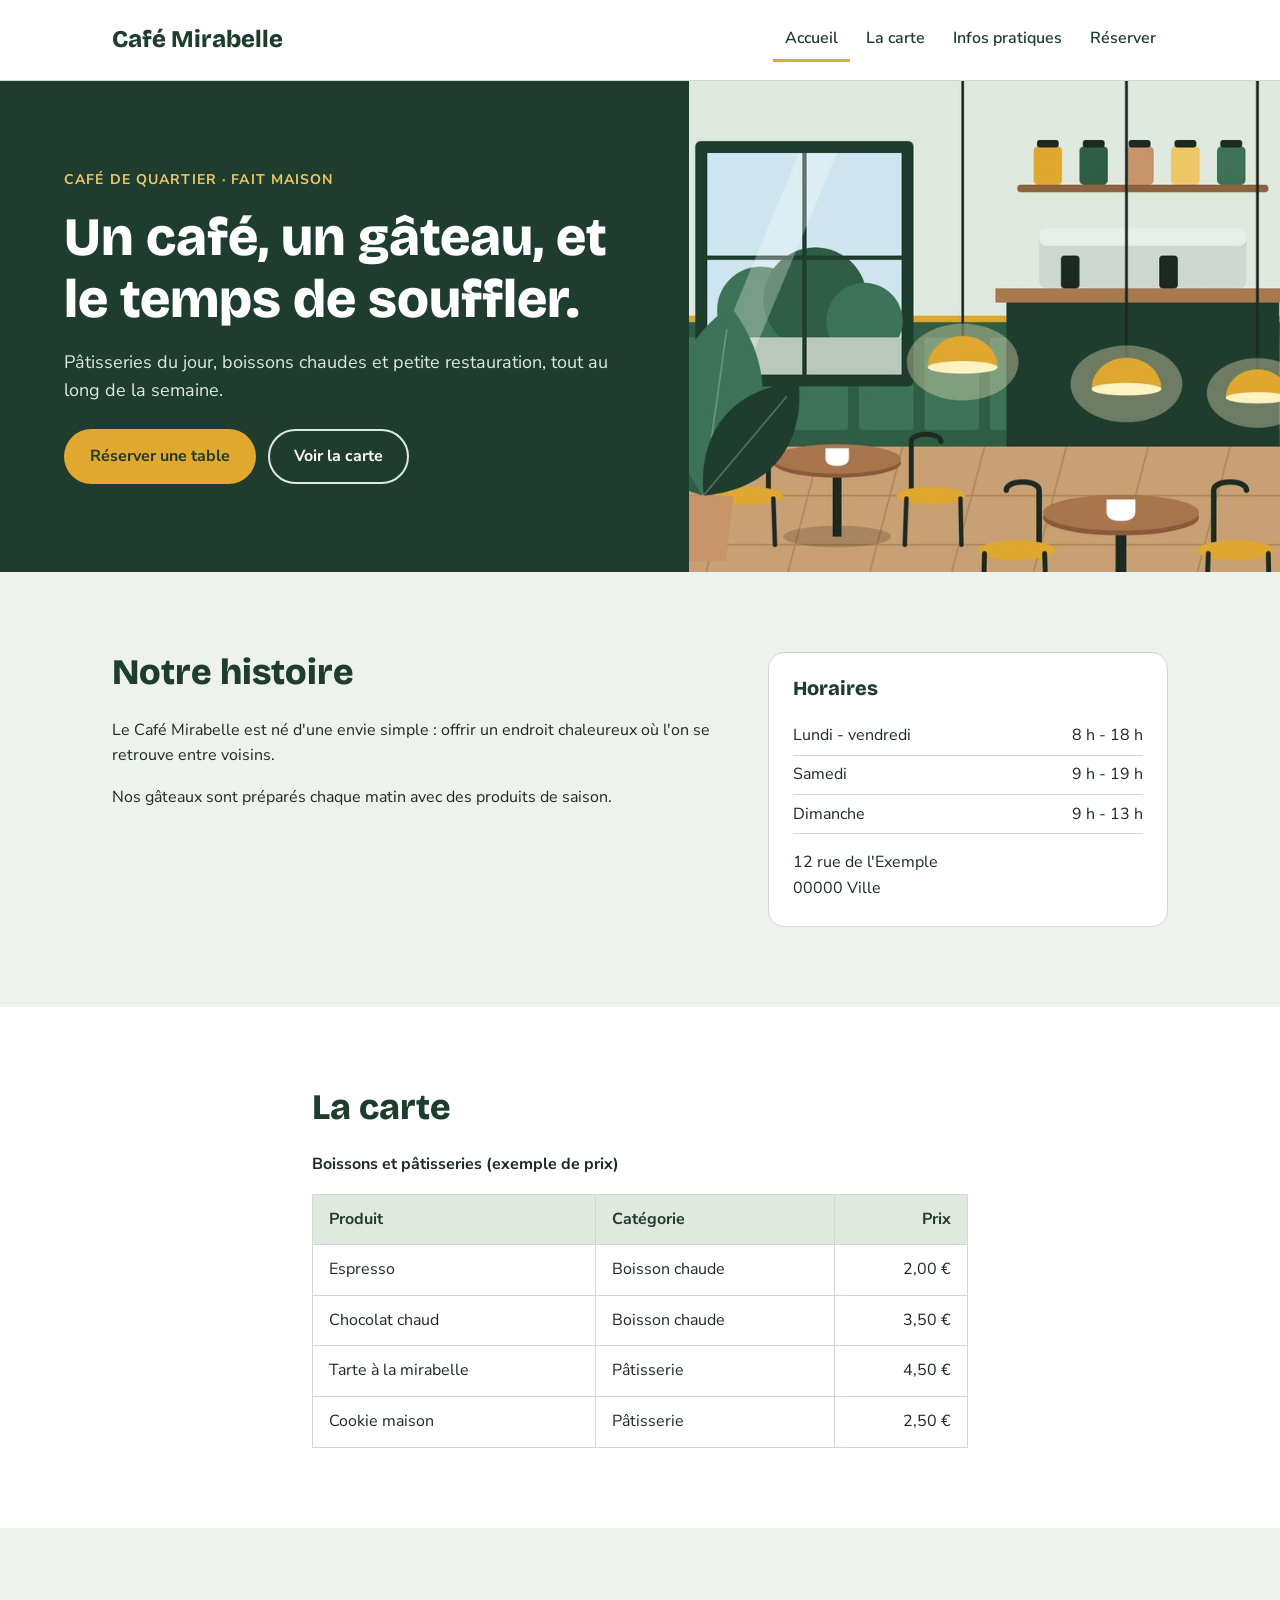
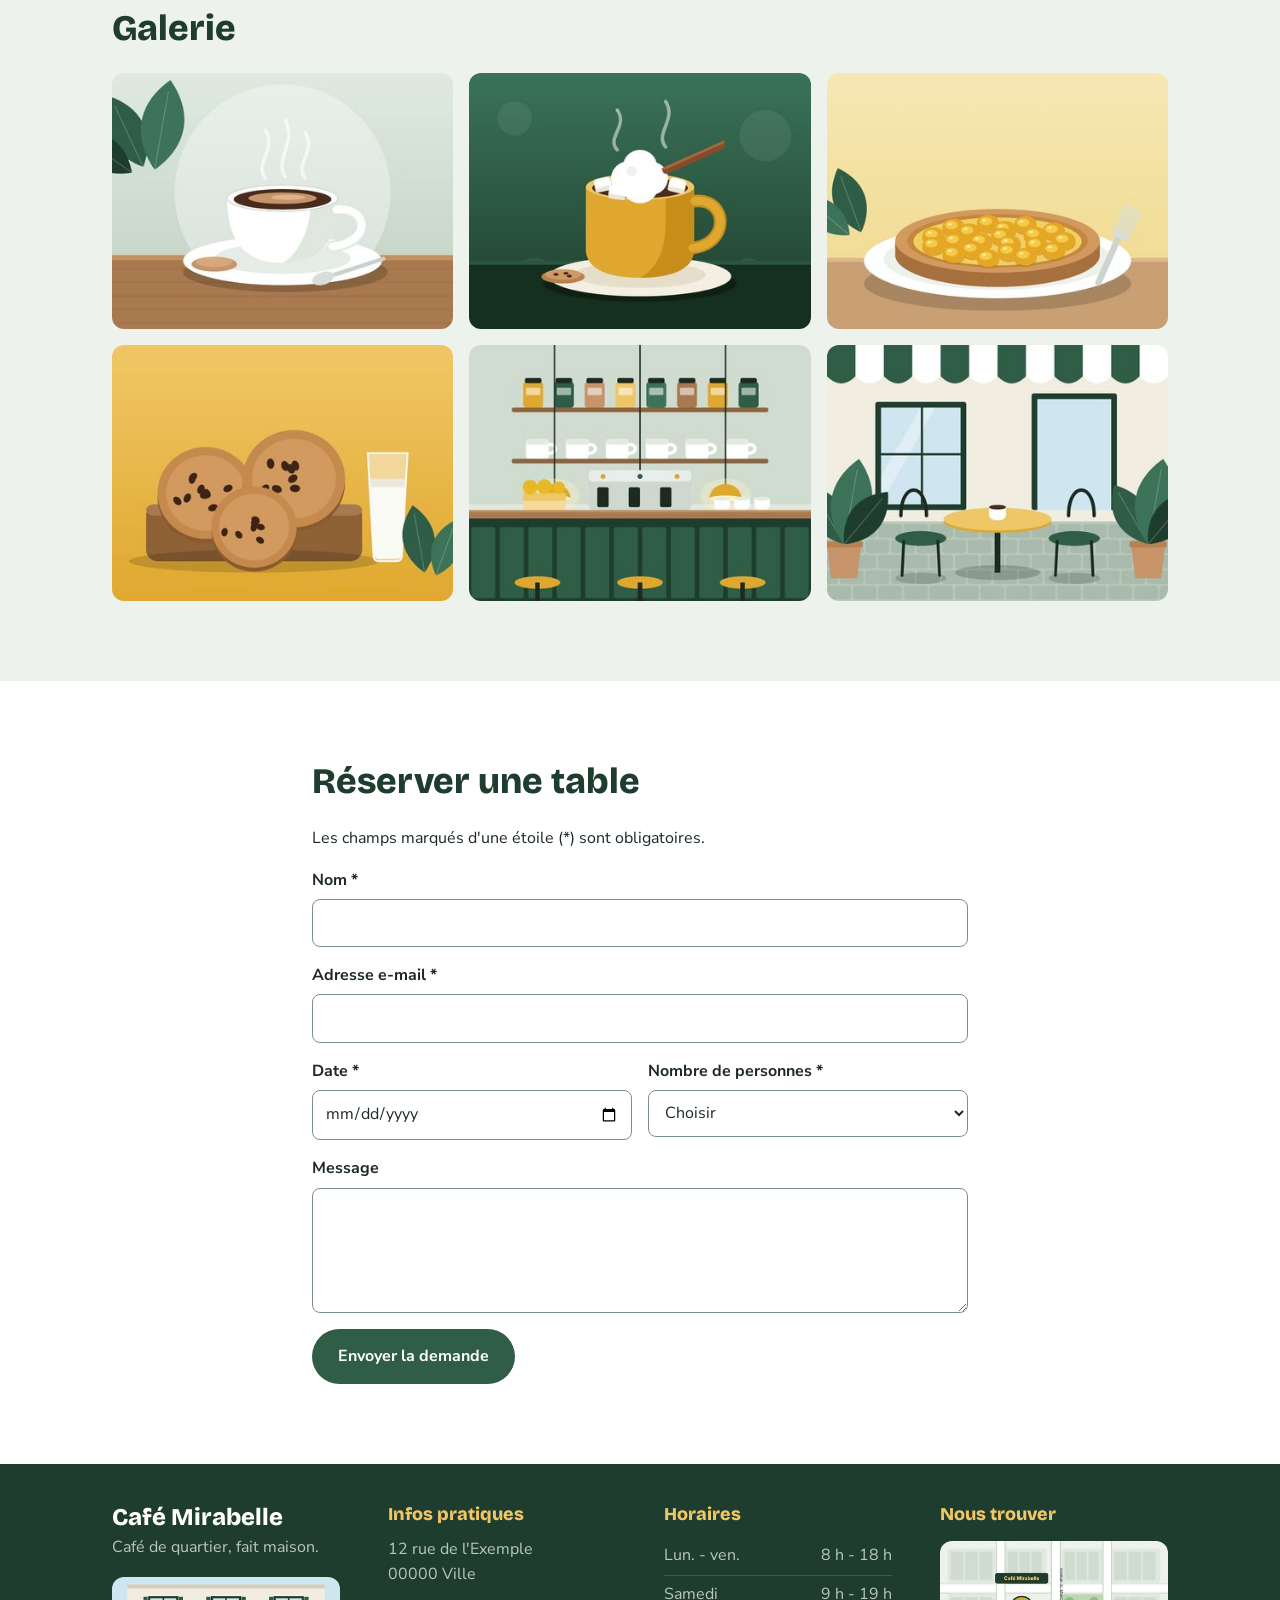
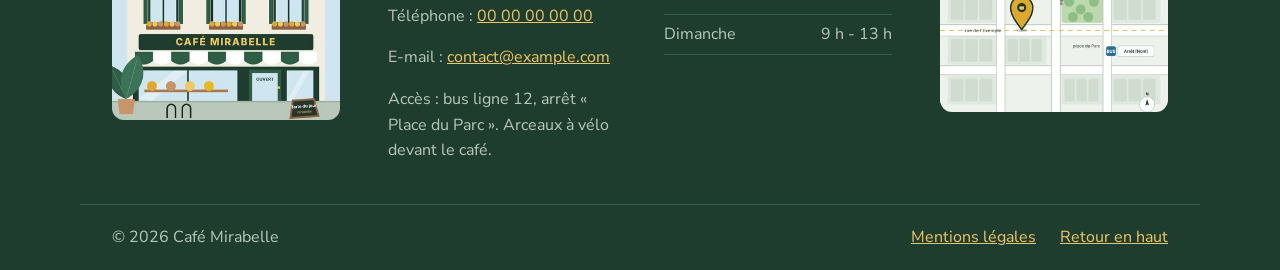
<file: index.html>
<!DOCTYPE html>
<html lang="fr">
<head>
    <meta charset="UTF-8">
    <meta name="viewport" content="width=device-width, initial-scale=1.0">
    <title>Café Mirabelle</title>
    <link rel="stylesheet" href="css/style.css">
    <link rel="preconnect" href="https://fonts.googleapis.com">
    <link rel="preconnect" href="https://fonts.gstatic.com" crossorigin>
    <link href="https://fonts.googleapis.com/css2?family=Bricolage+Grotesque:wght@500;700;800&family=Nunito+Sans:wght@400;600;700&display=swap" rel="stylesheet">
</head>
<body id="haut">
    <a class="lien-evitement" href="#contenu">Aller au contenu</a>
    <header class="entete">
        <div class="conteneur entete-barre">
            <p class="logo">Café Mirabelle</p>
            <nav aria-label="Navigation principale">
                <ul class="menu">
                <li><a href="index.html" aria-current="page">Accueil</a></li>
                <li><a href="#carte">La carte</a></li>
                <li><a href="#infos">Infos pratiques</a></li>
                <li><a href="#reserver">Réserver</a></li>
                </ul>
            </nav>
        </div>

    </header>

    <main id="contenu">
        <section class="hero" aria-labelledby="titre__hero">
            <div class="hero__texte">
                <p class="hero__titre-dessus">Café de quartier · fait maison</p>
                <h1 id="titre__hero">Un café, un gâteau, et le temps de souffler.</h1>
                <p class="hero__intro">Pâtisseries du jour, boissons chaudes et petite restauration, tout au long de la semaine.</p>
                <div class="boutons">
                <a class="bouton bouton-principal" href="#reserver">Réserver une table</a>
                <a class="bouton bouton-secondaire" href="#carte">Voir la carte</a>
            </div>
            </div>
            <img class="hero__image"
                 src="images/hero-salle-1200.jpg"
                srcset="images/hero-salle-400.jpg 400w, images/hero-salle-800.jpg 800w, images/hero-salle-1200.jpg 1200w"
                sizes="(min-width: 48em) 46vw, 100vw"
                width="1200" height="800"
                 alt="La salle du café, avec ses tables rondes en bois et ses suspensions jaunes">
        </section>

        <!--Histoire et horaire-->
        <section class="histoire" aria-labelledby="titre-histoire">
            <div class="conteneur">
                <div>
                    <h2 id="titre-histoire">Notre histoire</h2>
                    <p>Le Café Mirabelle est né d'une envie simple : offrir un endroit chaleureux où l'on se retrouve entre voisins.</p>
                    <p>Nos gâteaux sont préparés chaque matin avec des produits de saison.</p>
                </div>
                <aside class="horaires" aria-labelledby="titre-horaires">
                    <h3 id="titre-horaires">Horaires</h3>
                    <ul class="liste-horaires">
                        <li><span>Lundi - vendredi</span> <span>8 h - 18 h</span></li>
                        <li><span>Samedi</span> <span>9 h - 19 h</span></li>
                        <li><span>Dimanche</span> <span>9 h - 13 h</span></li>
                    </ul>
                    <address>
                        <span>12 rue de l'Exemple</span>
                        <span>00000 Ville</span>
                    </address>
                </aside>
            </div>
        </section>

        <!--Carte-->
        <section class="carte" id="carte" aria-labelledby="titre-carte">
            <div class="conteneur conteneur--etroit">
                <h2 id="titre-carte">La carte</h2>
                <p><strong>Boissons et pâtisseries (exemple de prix)</strong></p>

                <table>
                    <thead>
                        <tr>
                            <th>Produit</th>
                            <th>Catégorie</th>
                            <th>Prix</th>
                        </tr>
                    </thead>
                    <tbody>
                        <tr>
                            <td>Espresso</td>
                            <td>Boisson chaude</td>
                            <td>2,00 €</td>
                        </tr>
                        <tr>
                            <td>Chocolat chaud</td>
                            <td>Boisson chaude</td>
                            <td>3,50 €</td>
                        </tr>
                        <tr>
                            <td>Tarte à la mirabelle</td>
                            <td>Pâtisserie</td>
                            <td>4,50 €</td>
                        </tr>
                        <tr>
                            <td>Cookie maison</td>
                            <td>Pâtisserie</td>
                            <td>2,50 €</td>
                        </tr>
                    </tbody>
                </table>
            </div>
        </section>

        <!--Galerie-->
        <section class="galerie" aria-labelledby="titre-galerie">
            <div class="conteneur">
                <h2 id="titre-galerie">Galerie</h2>
                 <ul class="galerie__grille">
                    <li><img src="images/galerie-espresso-800.jpg" srcset="images/galerie-espresso-400.jpg 400w, images/galerie-espresso-800.jpg 800w, images/galerie-espresso-1200.jpg 1200w" sizes="(min-width: 48em) 30vw, 50vw" width="800" height="600" loading="lazy" alt="Un espresso dans une tasse blanche posée sur sa soucoupe"></li>
                    <li><img src="images/galerie-chocolat-800.jpg" srcset="images/galerie-chocolat-400.jpg 400w, images/galerie-chocolat-800.jpg 800w, images/galerie-chocolat-1200.jpg 1200w" sizes="(min-width: 48em) 30vw, 50vw" width="800" height="600" loading="lazy" alt="Un chocolat chaud dans une tasse jaune, avec de la chantilly et des guimauves"></li>
                    <li><img src="images/galerie-tarte-800.jpg" srcset="images/galerie-tarte-400.jpg 400w, images/galerie-tarte-800.jpg 800w, images/galerie-tarte-1200.jpg 1200w" sizes="(min-width: 48em) 30vw, 50vw" width="800" height="600" loading="lazy" alt="Une tarte aux mirabelles dorées"></li>
                    <li><img src="images/galerie-cookies-800.jpg" srcset="images/galerie-cookies-400.jpg 400w, images/galerie-cookies-800.jpg 800w, images/galerie-cookies-1200.jpg 1200w" sizes="(min-width: 48em) 30vw, 50vw" width="800" height="600" loading="lazy" alt="Des cookies aux pépites de chocolat et un verre de lait"></li>
                    <li><img src="images/galerie-comptoir-800.jpg" srcset="images/galerie-comptoir-400.jpg 400w, images/galerie-comptoir-800.jpg 800w, images/galerie-comptoir-1200.jpg 1200w" sizes="(min-width: 48em) 30vw, 50vw" width="800" height="600" loading="lazy" alt="Le comptoir du café, avec la machine à espresso et les étagères"></li>
                    <li><img src="images/galerie-terrasse-800.jpg" srcset="images/galerie-terrasse-400.jpg 400w, images/galerie-terrasse-800.jpg 800w, images/galerie-terrasse-1200.jpg 1200w" sizes="(min-width: 48em) 30vw, 50vw" width="800" height="600" loading="lazy" alt="La terrasse du café, avec deux chaises et une petite table ronde"></li>
                </ul>
            </div>
        </section>

        <!--Réservation-->
        <section class="reservation" id="reserver" aria-labelledby="titre-reservation">
            <div class="conteneur conteneur--etroit">
                <h2 id="titre-reservation">Réserver une table</h2>
                <p>Les champs marqués d'une étoile (*) sont obligatoires.</p>
                <form action="#" method="post">
                    <div class="champ">
                            <label for="nom">Nom *</label>
                            <input type="text" id="nom" name="nom" autocomplete="name" required>
                        </div>
                        <div class="champ">
                            <label for="email">Adresse e-mail *</label>
                            <input type="email" id="email" name="email" autocomplete="email" required>
                        </div>
                        <div class="champs-ligne">
                            <div class="champ">
                                <label for="date">Date *</label>
                                <input type="date" id="date" name="date" required>
                            </div>
                        <div class="champ">
                            <label for="personnes">Nombre de personnes *</label>
                            <select id="personnes" name="personnes" required>
                                <option value="">Choisir</option>
                                <option value="2">2</option>
                                <option value="4">4</option>
                                <option value="6">6</option>
                            </select>
                        </div>
                    </div>
                        <div class="champ">
                            <label for="message">Message</label>
                            <textarea id="message" name="message" rows="4"></textarea>
                        </div>
                    <button class="bouton bouton--vert" type="submit">Envoyer la demande</button>
                </form>
            </div>
        </section>
    </main>

    <footer class="pied" id="infos">
        <div class="conteneur pied__haut">
        <div class="pied__bloc">
            <p class="pied__nom">Café Mirabelle</p>
            <p>Café de quartier, fait maison.</p>
            <img class="pied__image" src="images/facade-800.jpg" srcset="images/facade-400.jpg 400w, images/facade-800.jpg 800w, images/facade-1200.jpg 1200w" sizes="(min-width: 48em) 22vw, 100vw" width="800" height="600" loading="lazy" alt="La façade du café, avec son auvent vert et blanc">
        </div>
        <div class="pied__bloc">
            <h2>Infos pratiques</h2>
            <address>
            <span>12 rue de l'Exemple</span>
            <span>00000 Ville</span>
            </address>
            <p>Téléphone : <a href="tel:+330000000000">00 00 00 00 00</a></p>
            <p>E-mail : <a href="mailto:contact@example.com">contact@example.com</a></p>
            <p>Accès : bus ligne 12, arrêt « Place du Parc ». Arceaux à vélo devant le café.</p>
        </div>
        <div class="pied__bloc">
            <h2>Horaires</h2>
            <ul class="liste-horaires">
            <li><span>Lun. - ven.</span> <span>8 h - 18 h</span></li>
            <li><span>Samedi</span> <span>9 h - 19 h</span></li>
            <li><span>Dimanche</span> <span>9 h - 13 h</span></li>
            </ul>
        </div>
        <div class="pied__bloc">
            <h2>Nous trouver</h2>
            <img class="pied__image" src="images/plan-800.jpg" srcset="images/plan-400.jpg 400w, images/plan-800.jpg 800w, images/plan-1200.jpg 1200w" sizes="(min-width: 48em) 22vw, 100vw" width="800" height="600" loading="lazy" alt="Plan du quartier : le café rue de l'Exemple et un arrêt de bus à proximité">
        </div>
        </div>
        <div class="conteneur pied__bas">
        <p>© 2026 Café Mirabelle</p>
        <ul class="pied__liens">
            <li><a href="mentions-legales.html">Mentions légales</a></li>
            <li><a href="#haut">Retour en haut</a></li>
        </ul>
        </div>
    </footer>
</body>
</html>
</file>
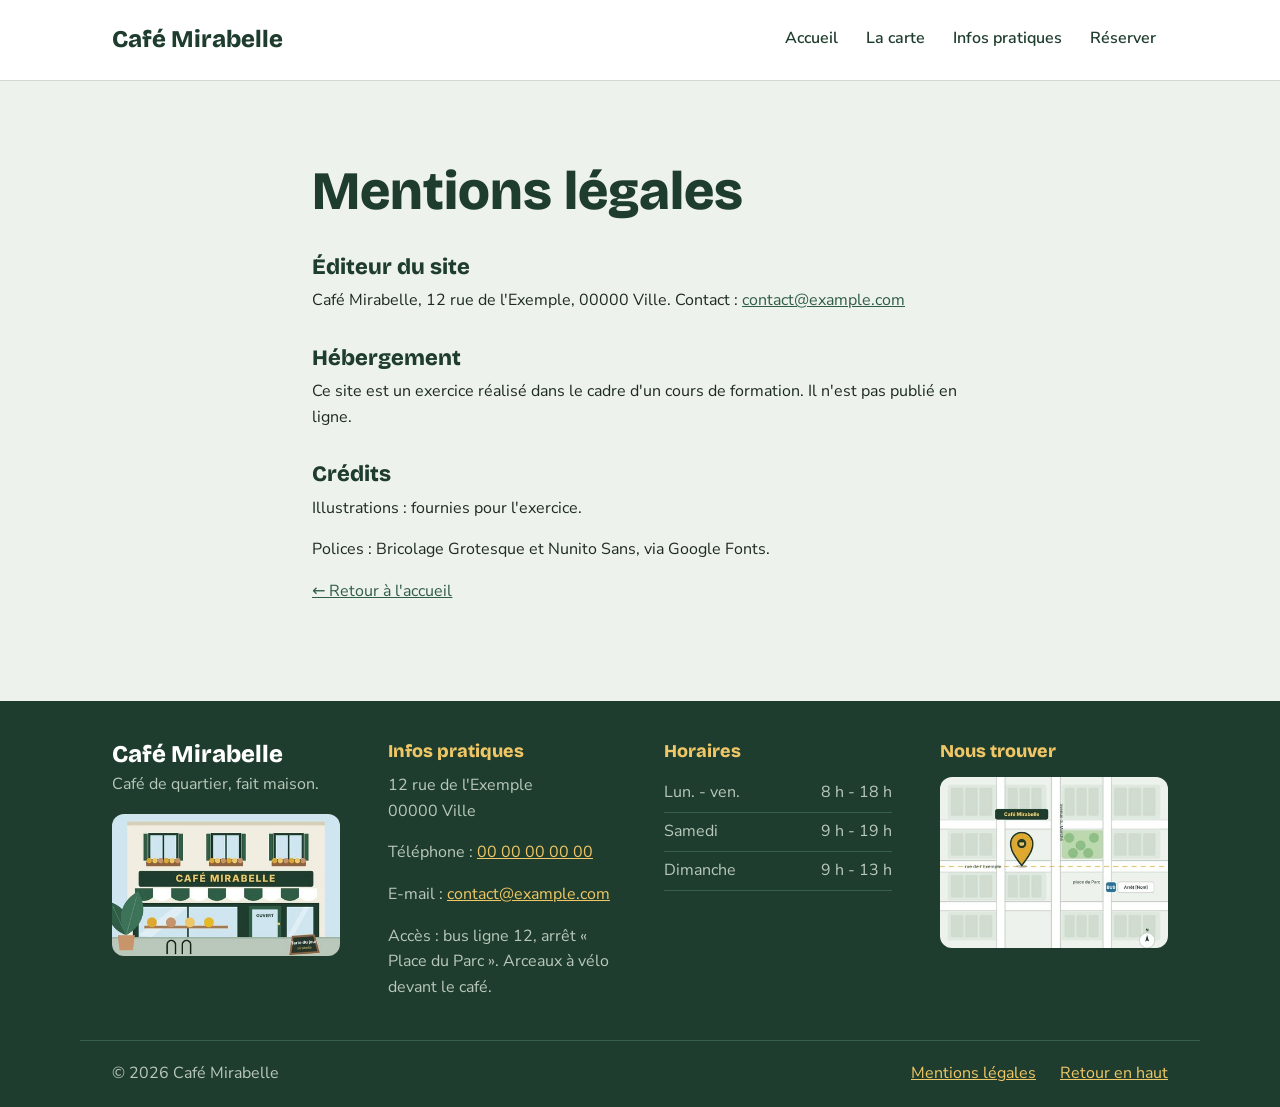
<file: mentions-legales.html>
<!DOCTYPE html>
<html lang="fr">
<head>
  <meta charset="utf-8">
  <meta name="viewport" content="width=device-width, initial-scale=1">
  <title>Mentions légales — Café Mirabelle</title>
  <link rel="preconnect" href="https://fonts.googleapis.com">
  <link rel="preconnect" href="https://fonts.gstatic.com" crossorigin>
  <link href="https://fonts.googleapis.com/css2?family=Bricolage+Grotesque:wght@500;700;800&family=Nunito+Sans:wght@400;600;700&display=swap" rel="stylesheet">
  <link rel="stylesheet" href="css/style.css">
</head>
<body id="haut">

  <a class="lien-evitement" href="#contenu">Aller au contenu</a>

  <header class="entete">
    <div class="conteneur entete-barre">
      <p class="logo">Café Mirabelle</p>
      <nav aria-label="Navigation principale">
        <ul class="menu">
          <li><a href="index.html">Accueil</a></li>
          <li><a href="index.html#carte">La carte</a></li>
          <li><a href="index.html#infos">Infos pratiques</a></li>
          <li><a href="index.html#reserver">Réserver</a></li>
        </ul>
      </nav>
    </div>
  </header>

  <main id="contenu">
    <div class="conteneur conteneur--etroit page-texte">
      <h1>Mentions légales</h1>

      <h2>Éditeur du site</h2>
      <p>Café Mirabelle, 12 rue de l'Exemple, 00000 Ville. Contact : <a href="mailto:contact@example.com">contact@example.com</a></p>

      <h2>Hébergement</h2>
      <p>Ce site est un exercice réalisé dans le cadre d'un cours de formation. Il n'est pas publié en ligne.</p>

      <h2>Crédits</h2>
      <p>Illustrations : fournies pour l'exercice.</p>
      <p>Polices : Bricolage Grotesque et Nunito Sans, via Google Fonts.</p>

      <p><a href="index.html">← Retour à l'accueil</a></p>
    </div>
  </main>

  <footer class="pied" id="infos">
    <div class="conteneur pied__haut">
      <div class="pied__bloc">
        <p class="pied__nom">Café Mirabelle</p>
        <p>Café de quartier, fait maison.</p>
        <img class="pied__image" src="images/facade-800.jpg" srcset="images/facade-400.jpg 400w, images/facade-800.jpg 800w, images/facade-1200.jpg 1200w" sizes="(min-width: 48em) 22vw, 100vw" width="800" height="600" loading="lazy" alt="La façade du café, avec son auvent vert et blanc">
      </div>
      <div class="pied__bloc">
        <h2>Infos pratiques</h2>
        <address>
          <span>12 rue de l'Exemple</span>
          <span>00000 Ville</span>
        </address>
        <p>Téléphone : <a href="tel:+330000000000">00 00 00 00 00</a></p>
        <p>E-mail : <a href="mailto:contact@example.com">contact@example.com</a></p>
        <p>Accès : bus ligne 12, arrêt « Place du Parc ». Arceaux à vélo devant le café.</p>
      </div>
      <div class="pied__bloc">
        <h2>Horaires</h2>
        <ul class="liste-horaires">
          <li><span>Lun. - ven.</span> <span>8 h - 18 h</span></li>
          <li><span>Samedi</span> <span>9 h - 19 h</span></li>
          <li><span>Dimanche</span> <span>9 h - 13 h</span></li>
        </ul>
      </div>
      <div class="pied__bloc">
        <h2>Nous trouver</h2>
        <img class="pied__image" src="images/plan-800.jpg" srcset="images/plan-400.jpg 400w, images/plan-800.jpg 800w, images/plan-1200.jpg 1200w" sizes="(min-width: 48em) 22vw, 100vw" width="800" height="600" loading="lazy" alt="Plan du quartier : le café rue de l'Exemple et un arrêt de bus à proximité">
      </div>
    </div>
    <div class="conteneur pied__bas">
      <p>© 2026 Café Mirabelle</p>
      <ul class="pied__liens">
        <li><a href="mentions-legales.html">Mentions légales</a></li>
        <li><a href="#haut">Retour en haut</a></li>
      </ul>
    </div>
  </footer>

</body>
</html>
</file>
<file: css/style.css>
*, *::before, *::after { box-sizing: border-box; }

body {
  margin: 0;
  font-family: "Nunito Sans", system-ui, "Segoe UI", Arial, sans-serif;
  font-size: 1rem;
  line-height: 1.6;
  color: #1d2a22;
  background: #eef2ec;
}

h1, h2, h3, .logo, .pied__nom {
  font-family: "Bricolage Grotesque", system-ui, "Segoe UI", Arial, sans-serif;
  font-weight: 800;
  line-height: 1.15;
  color: #1f3d2e;
}

h1 { font-size: clamp(2.125rem, 1.7rem + 2.1vw, 3.375rem); }
h2 { font-size: clamp(1.75rem, 1.58rem + 0.83vw, 2.25rem); }
h3 { font-size: 1.25rem; }

h1, h2, h3, p, ul, address { margin: 0 0 1rem; }
h2 { margin-bottom: 1.5rem; }
address { font-style: normal; }
address span { display: block; }

a { color: #2f5d46; }
a:hover { color: #1f3d2e; }
:focus-visible { outline: 3px solid #e0a82e; outline-offset: 2px; }

img {
  display: block;
  max-width: 100%;
  height: auto;
  border-radius: 0.625rem;
}

.lien-evitement {
  position: absolute;
  top: 0;
  left: -9999px;
  z-index: 10;
  padding: 0.75rem 1rem;
  background: #e0a82e;
  color: #1f3d2e;
  font-weight: 700;
}
.lien-evitement:focus { left: 0; }

.conteneur {
  width: 100%;
  max-width: 70rem;
  margin-inline: auto;
  padding-inline: 1rem;
}
.conteneur--etroit { max-width: 45rem; }

.entete {
  background: #fff;
  border-bottom: 1px solid #cfd9cf;
}
.entete-barre { padding-block: 1rem; }
.logo { margin-bottom: 0.75rem; font-size: 1.5rem; }

.menu {
  display: grid;
  grid-template-columns: repeat(2, 1fr);
  gap: 0.5rem;
  margin: 0;
  padding: 0;
  list-style: none;
}
.menu a {
  display: block;
  padding: 0.6rem 0.5rem;
  border: 1px solid #cfd9cf;
  border-radius: 0.5rem;
  color: #1f3d2e;
  font-weight: 600;
  text-align: center;
  text-decoration: none;
}
.menu a:hover { background: #eef2ec; }
.menu a[aria-current="page"] { background: #dfe9e0; }

.boutons {
  display: flex;
  flex-direction: column;
  flex-wrap: wrap;
  gap: 0.75rem;
  margin-top: 1.5rem;
}
.bouton {
  display: block;
  padding: 0.8rem 1.5rem;
  border: 2px solid transparent;
  border-radius: 999px;
  font: inherit;
  font-weight: 700;
  text-align: center;
  text-decoration: none;
  cursor: pointer;
}
.bouton-principal { background: #e0a82e; color: #1f3d2e; }
.bouton-principal:hover { background: #f0c766; color: #1f3d2e; }
.bouton-secondaire { border-color: #dfe9e0; color: #fff; }
.bouton-secondaire:hover { background: #dfe9e0; color: #1f3d2e; }
.bouton--vert { width: 100%; background: #2f5d46; color: #fff; }
.bouton--vert:hover { background: #1f3d2e; color: #fff; }

.hero { background: #1f3d2e; color: #fff; }
.hero__texte { padding: 2.5rem 1rem; }
.hero h1 { color: #fff; }
.hero__titre-dessus {
  color: #f0c766;
  font-size: 0.875rem;
  font-weight: 700;
  letter-spacing: 0.08em;
  text-transform: uppercase;
}
.hero__intro { max-width: 34rem; color: #dfe9e0; font-size: 1.125rem; }
.hero__image {
  width: 100%;
  height: 15rem;
  object-fit: cover;
  border-radius: 0;
}

/*Sections*/
.histoire, .carte, .galerie, .reservation, .page-texte { padding-block: 2.5rem; }
.carte, .reservation { background: #fff; }

/*Histoire et horaire*/
.histoire .conteneur { display: grid; gap: 2rem; }
.histoire p:last-child { margin-bottom: 0; }
.horaires {
  padding: 1.5rem;
  background: #fff;
  border: 1px solid #cfd9cf;
  border-radius: 1rem;
}
.horaires address { margin: 0; }
.liste-horaires { margin: 0 0 1rem; padding: 0; list-style: none; }
.liste-horaires li {
  display: flex;
  justify-content: space-between;
  gap: 1rem;
  padding: 0.4rem 0;
  border-bottom: 1px solid #cfd9cf;
}

/*Carte*/
table { width: 100%; border-collapse: collapse; background: #fff; }
caption { padding-bottom: 0.75rem; color: #4d5f53; text-align: left; }
th, td { padding: 0.75rem 1rem; border: 1px solid #cfd9cf; text-align: left; }
thead th { background: #dfe9e0; color: #1f3d2e; }
th:last-child, td:last-child { text-align: right; }
.col-categorie { display: none; }                      

/*Galerie*/
.galerie__grille {
  display: grid;
  grid-template-columns: repeat(2, 1fr);
  gap: 0.75rem;
  margin: 0;
  padding: 0;
  list-style: none;
}
.galerie__grille img { width: 100%; aspect-ratio: 4 / 3; object-fit: cover; }

/*Réserver*/
form { display: flex; flex-direction: column; gap: 1rem; }
.champ { display: flex; flex-direction: column; gap: 0.35rem; }
.champs-ligne { display: flex; flex-direction: column; gap: 1rem; }
label { font-weight: 700; }
input, select, textarea {
  width: 100%;
  padding: 0.65rem 0.75rem;
  border: 1px solid #7d9283;
  border-radius: 0.5rem;
  background: #fff;
  color: #1d2a22;
  font: inherit;
}


.pied { padding-top: 2.5rem; background: #1f3d2e; color: #b9c8bb; }
.pied__haut {
  display: grid;
  grid-template-columns: repeat(auto-fit, minmax(13rem, 1fr));
  gap: 2rem 3rem;
}
.pied__bloc > :last-child { margin-bottom: 0; }
.pied h2 { margin-bottom: 0.75rem; color: #f0c766; font-size: 1.125rem; }
.pied__nom { margin-bottom: 0.25rem; color: #fff; font-size: 1.5rem; }
.pied a { color: #f0c766; }
.pied a:hover { color: #fff; }
.pied .liste-horaires { margin-bottom: 0; }
.pied .liste-horaires li { border-color: #35604a; }
.pied__image { width: 100%; margin-top: 1rem; }
.pied__bas {
  display: flex;
  flex-wrap: wrap;
  justify-content: space-between;
  gap: 0.5rem 1.5rem;
  margin-top: 2.5rem;
  padding-block: 1.25rem;
  border-top: 1px solid #35604a;
}
.pied__bas p { margin: 0; }
.pied__liens { display: flex; gap: 1.5rem; margin: 0; padding: 0; list-style: none; }

.page-texte h2 { margin: 2rem 0 0.5rem; font-size: 1.375rem; }

@media (min-width: 40em) {
  .champs-ligne { flex-direction: row; }
  .champs-ligne .champ { flex: 1; }
}

@media (min-width: 48em) {
  .conteneur { padding-inline: 2rem; }
  img { border-radius: 0.75rem; }



  .entete-barre {
    display: flex;
    align-items: center;
    justify-content: space-between;
    height: 5rem;
    padding-block: 0;
  }
  .logo { margin: 0; }
  .menu { display: flex; gap: 0.25rem; }
  .menu a {
    padding: 0.5rem 0.75rem;
    border: 0;
    border-bottom: 0.2rem solid transparent;
    border-radius: 0;
  }
  .menu a:hover { background: none; color: #2f5d46; }
  .menu a[aria-current="page"] { background: none; border-bottom-color: #e0a82e; }

  .boutons { flex-direction: row; }
  .bouton--vert { width: auto; align-self: flex-start; }

  .hero { display: grid; grid-template-columns: 7fr 6fr; }
  .hero__texte { align-self: center; padding: 5.5rem 4rem; }
  .hero__image { height: 100%; min-height: 27.5rem; }

  .histoire, .carte, .galerie, .reservation, .page-texte { padding-block: 5rem; }
  .histoire .conteneur { grid-template-columns: 3fr 2fr; gap: 3.5rem; }

  .col-categorie { display: table-cell; }

  .galerie__grille { grid-template-columns: repeat(3, 1fr); gap: 1rem; }
}
</file>
